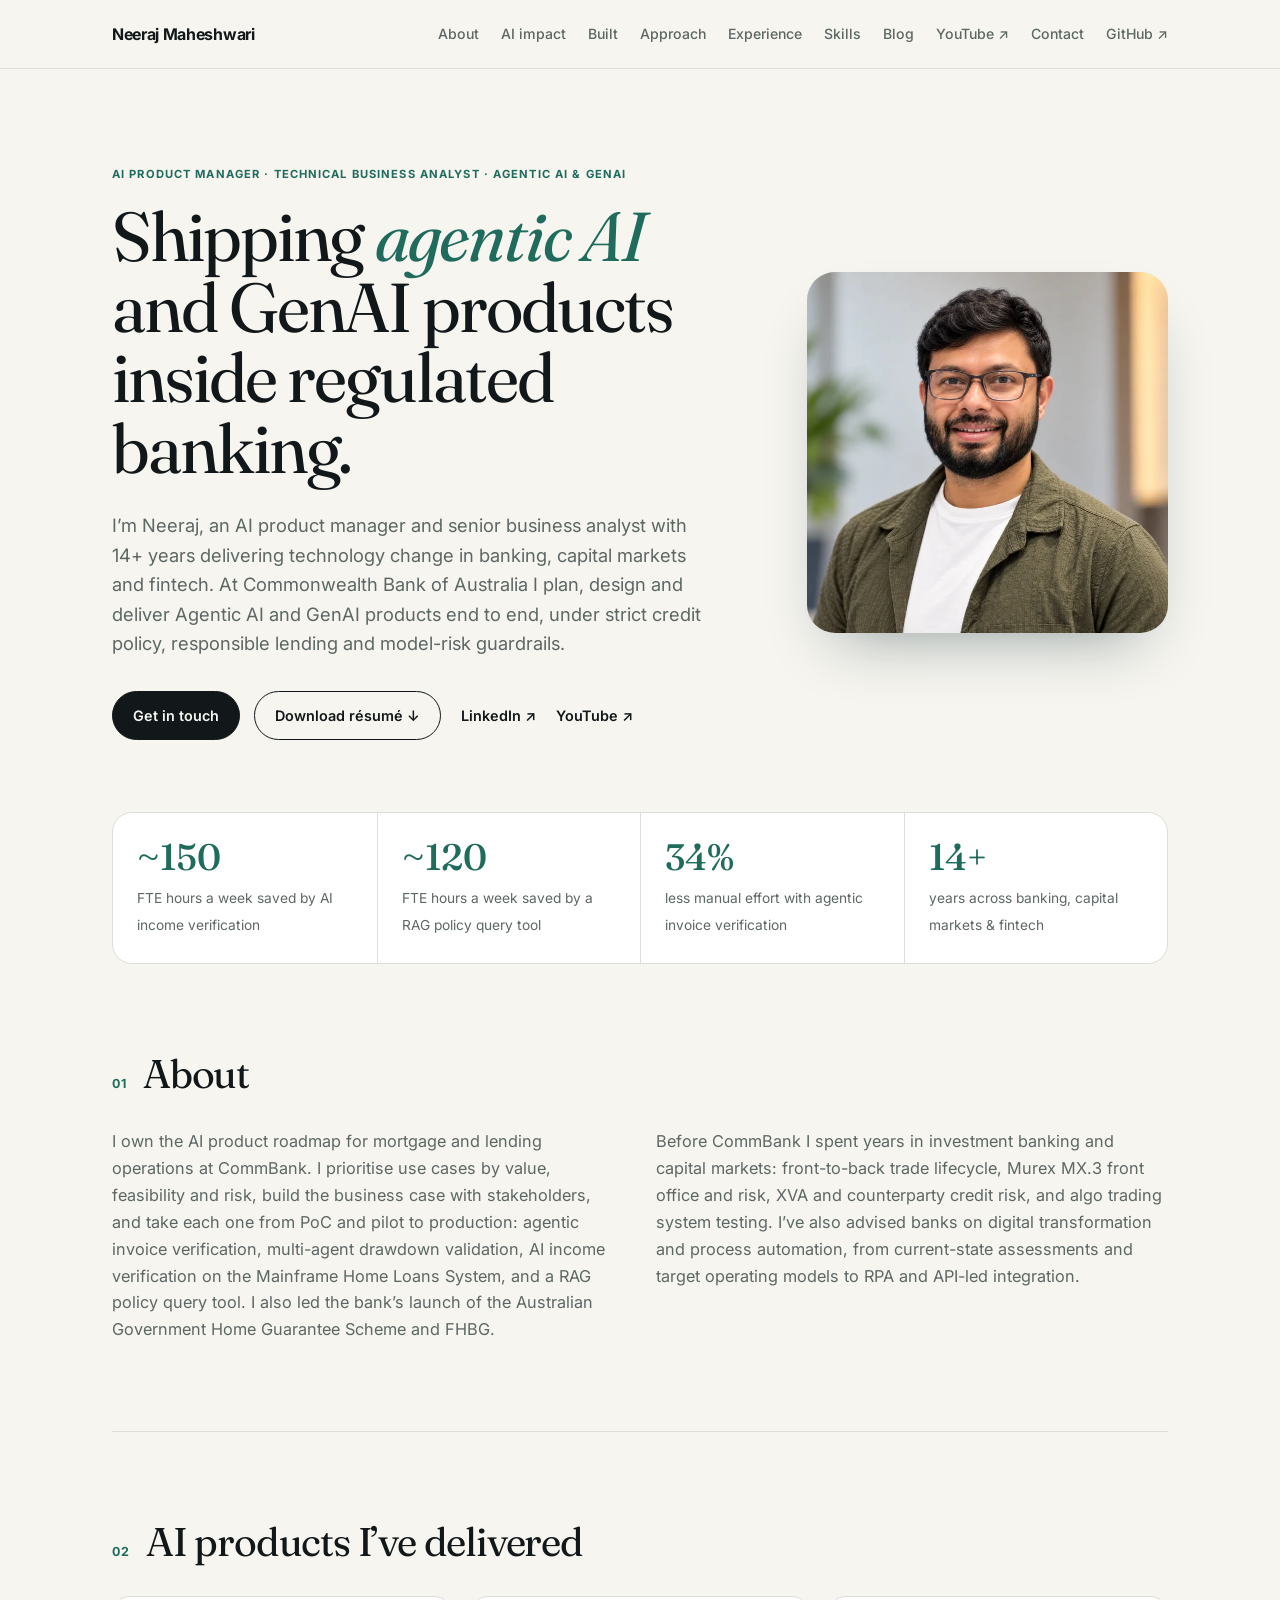
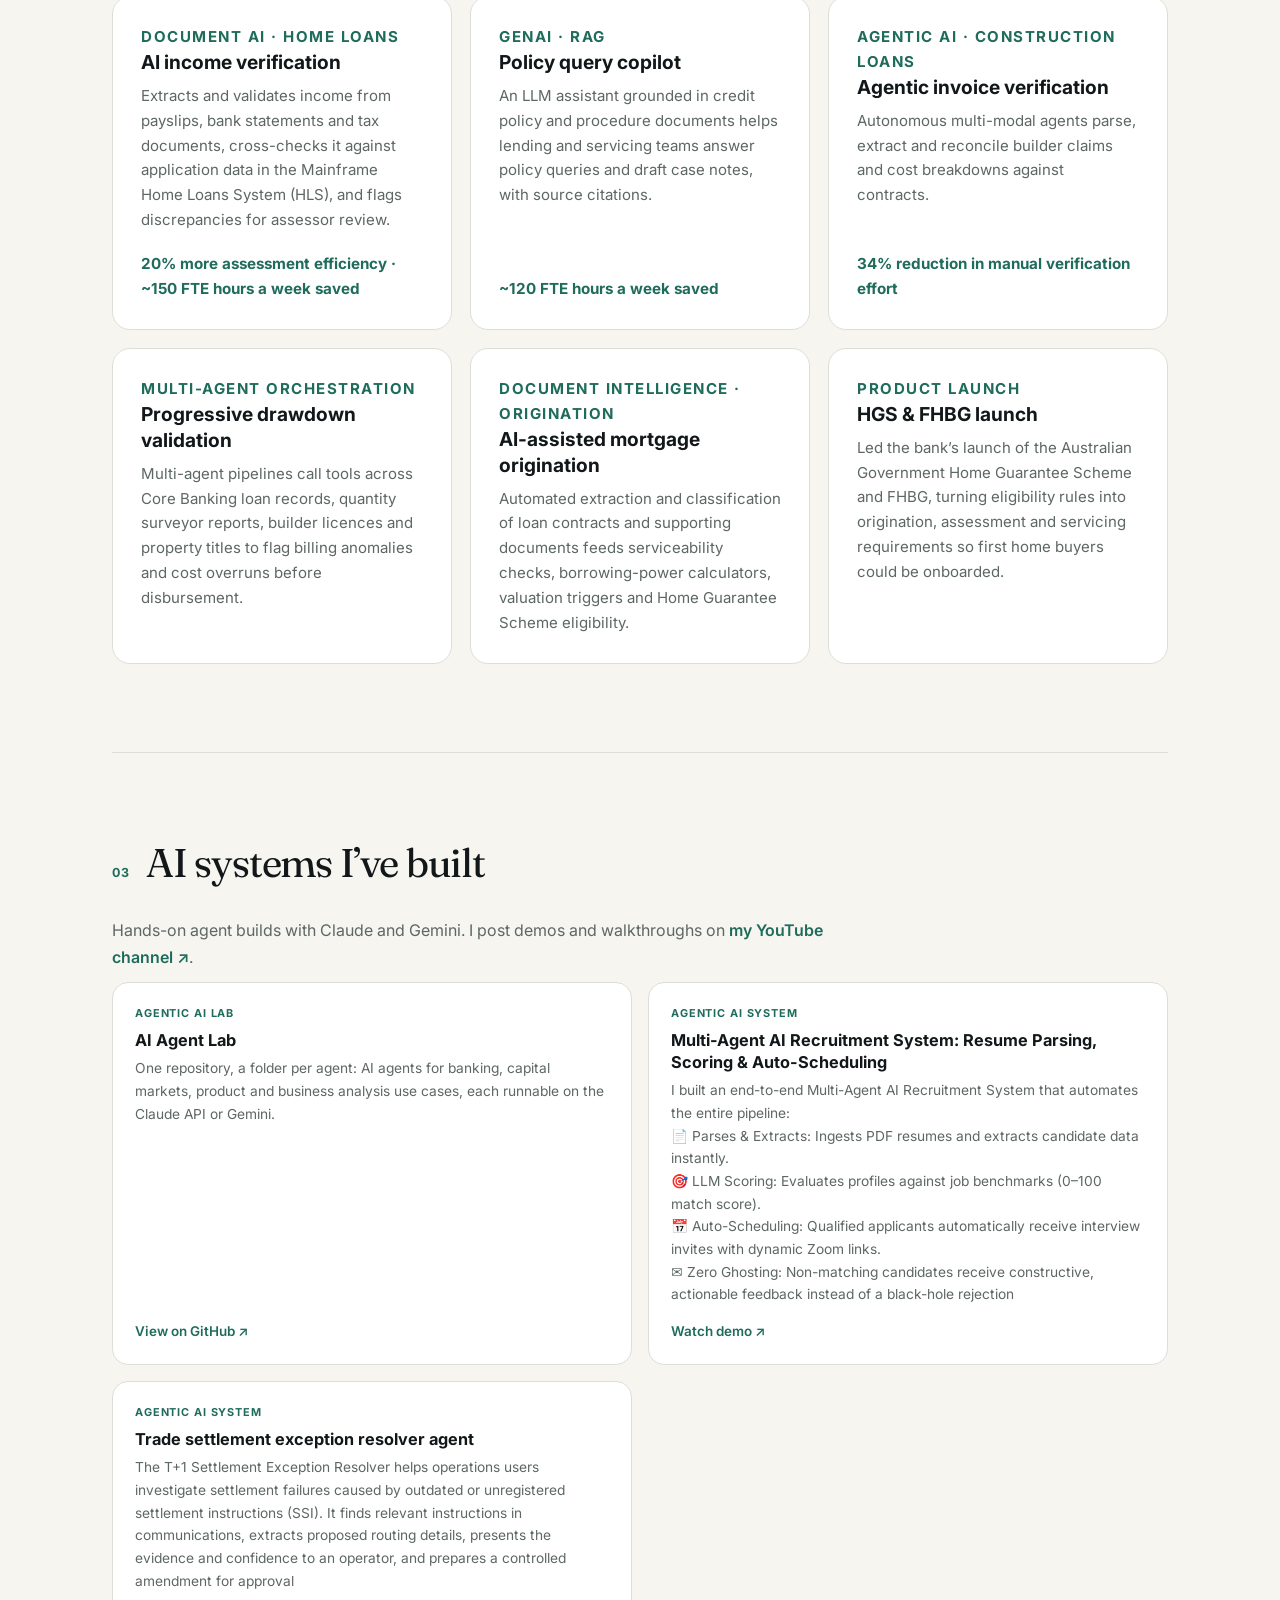
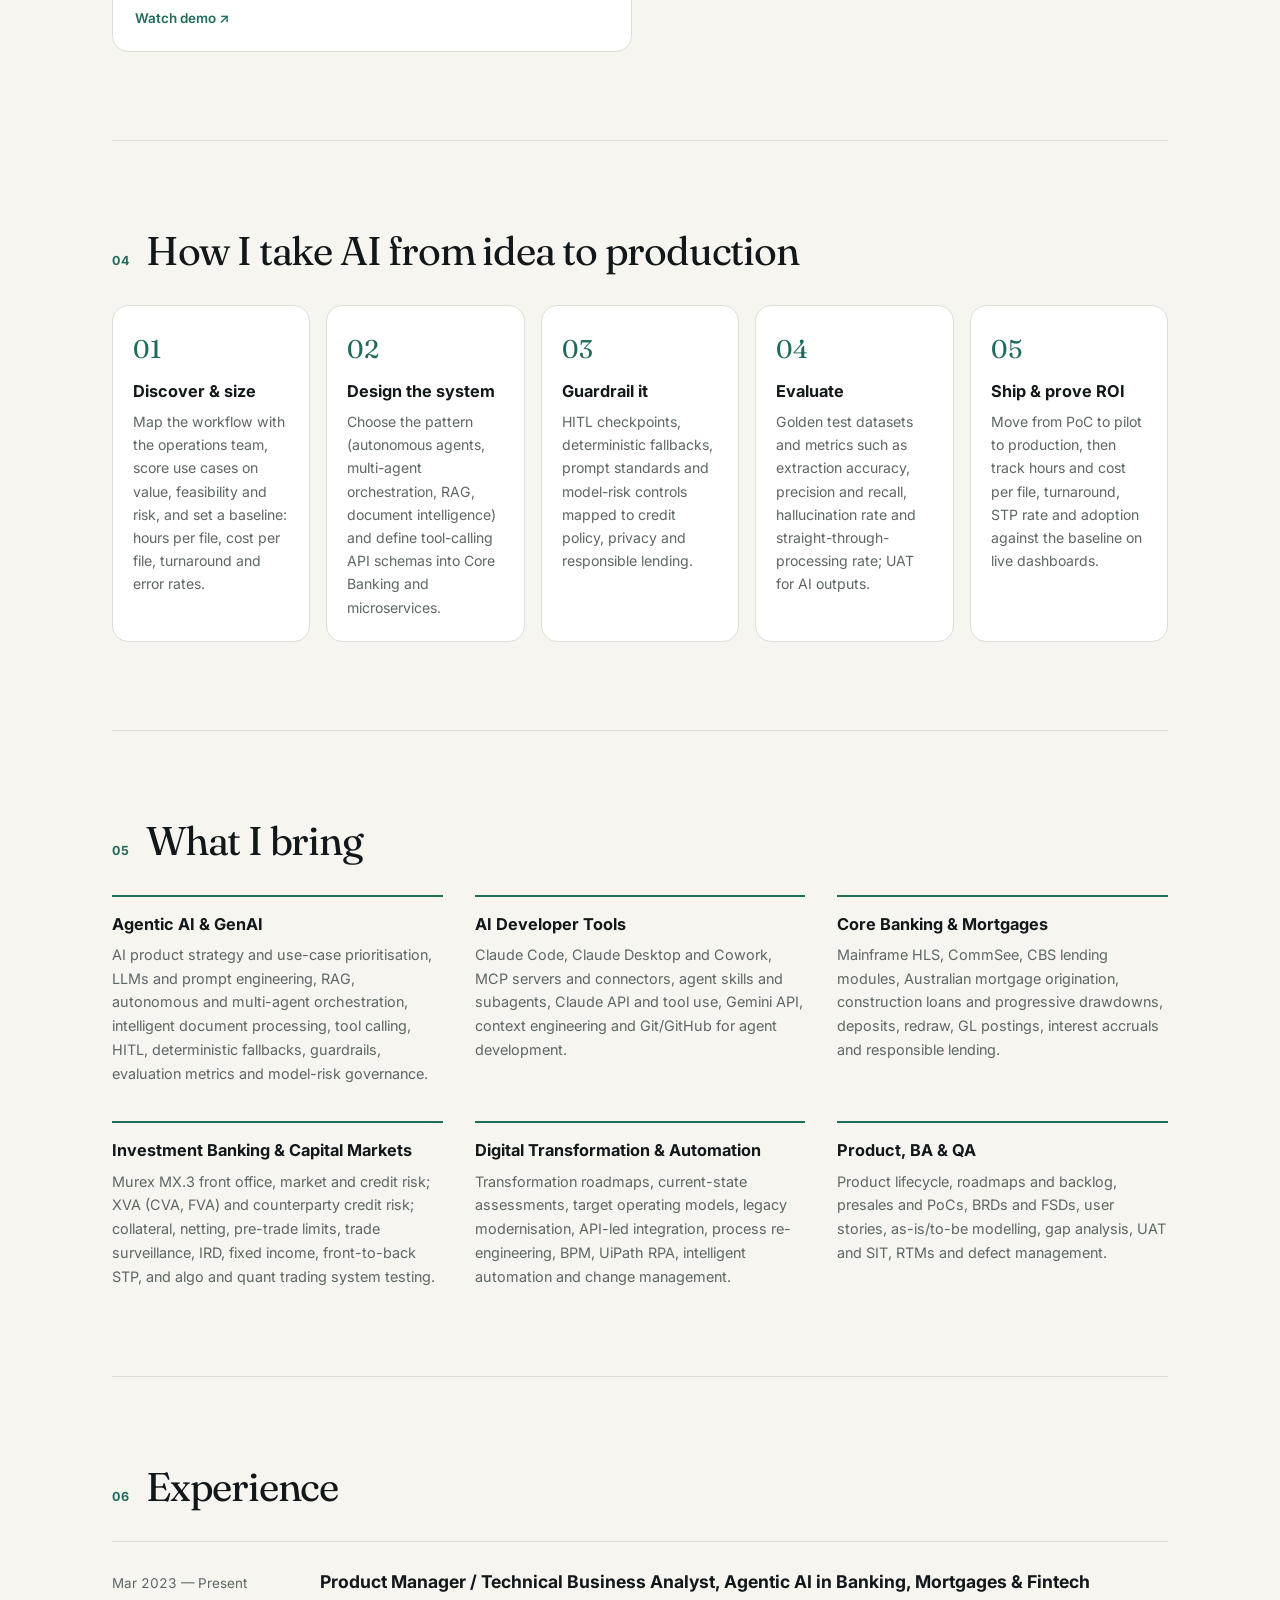
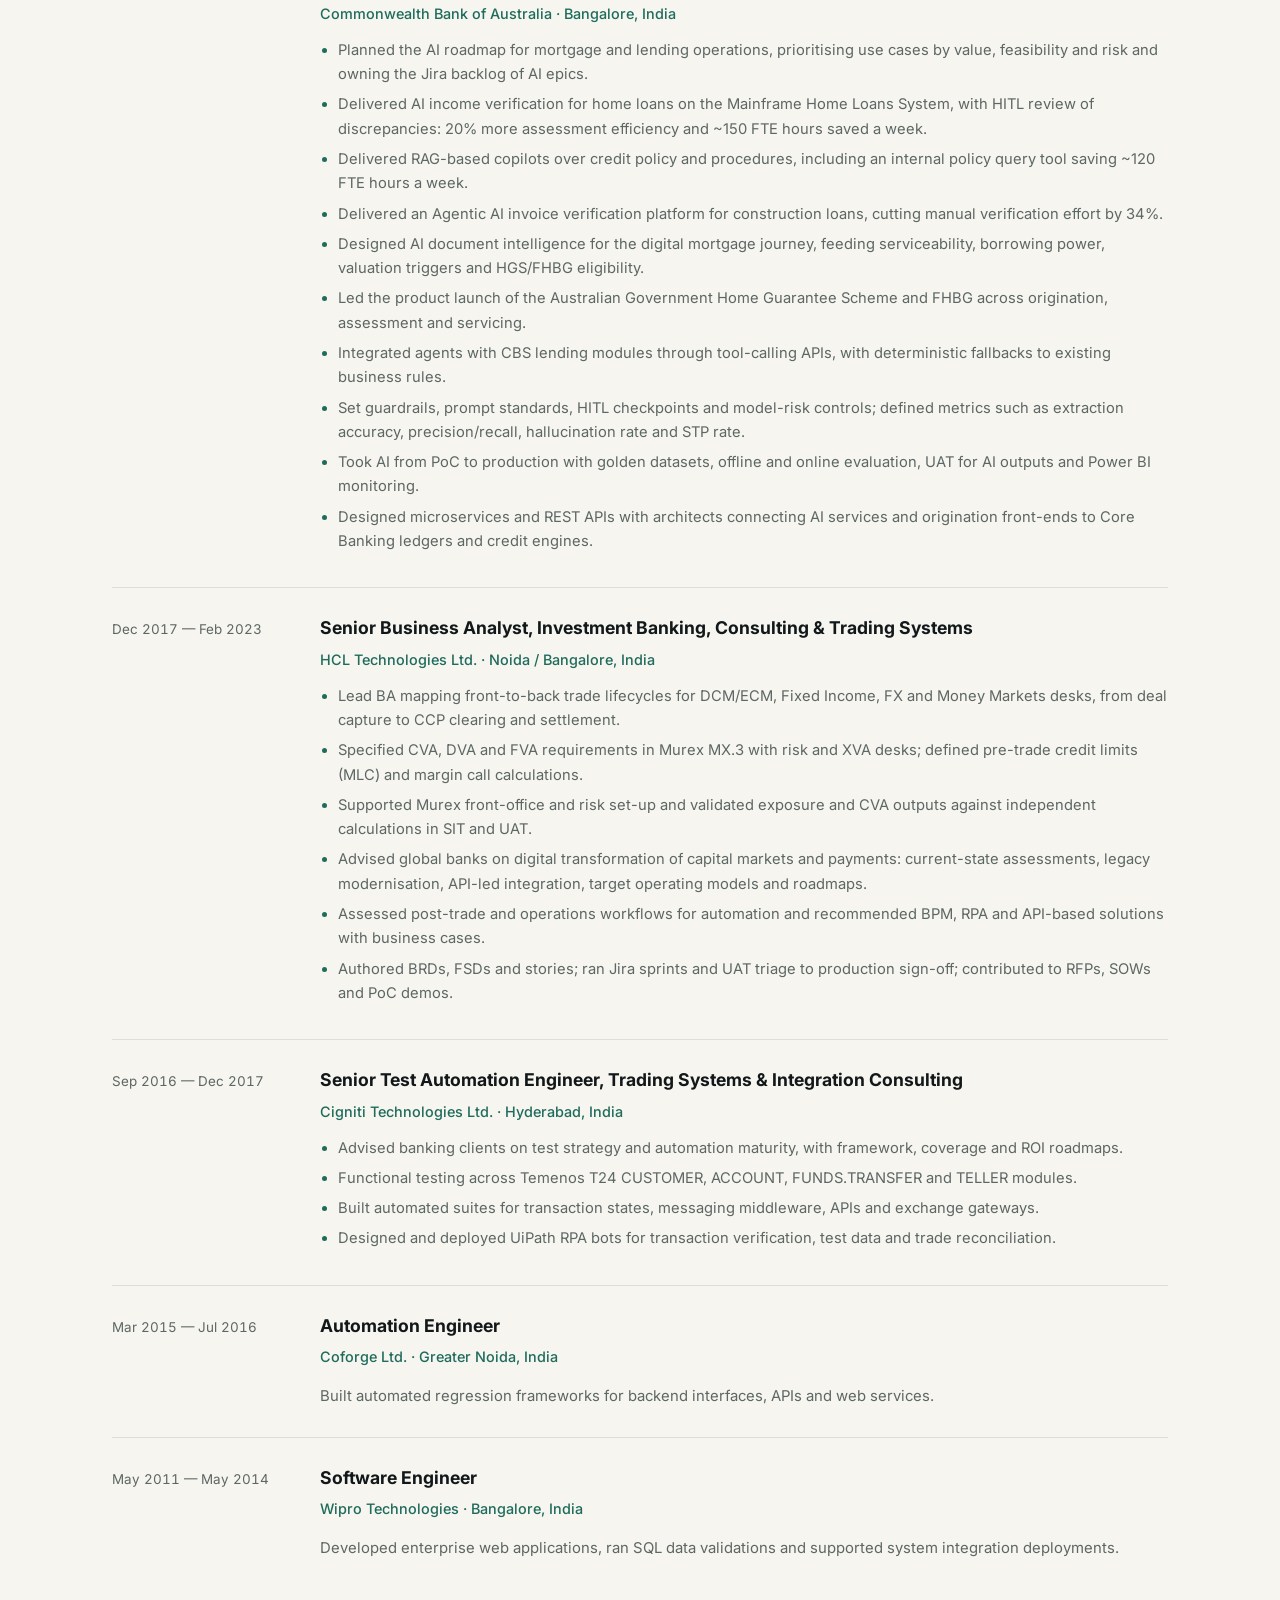
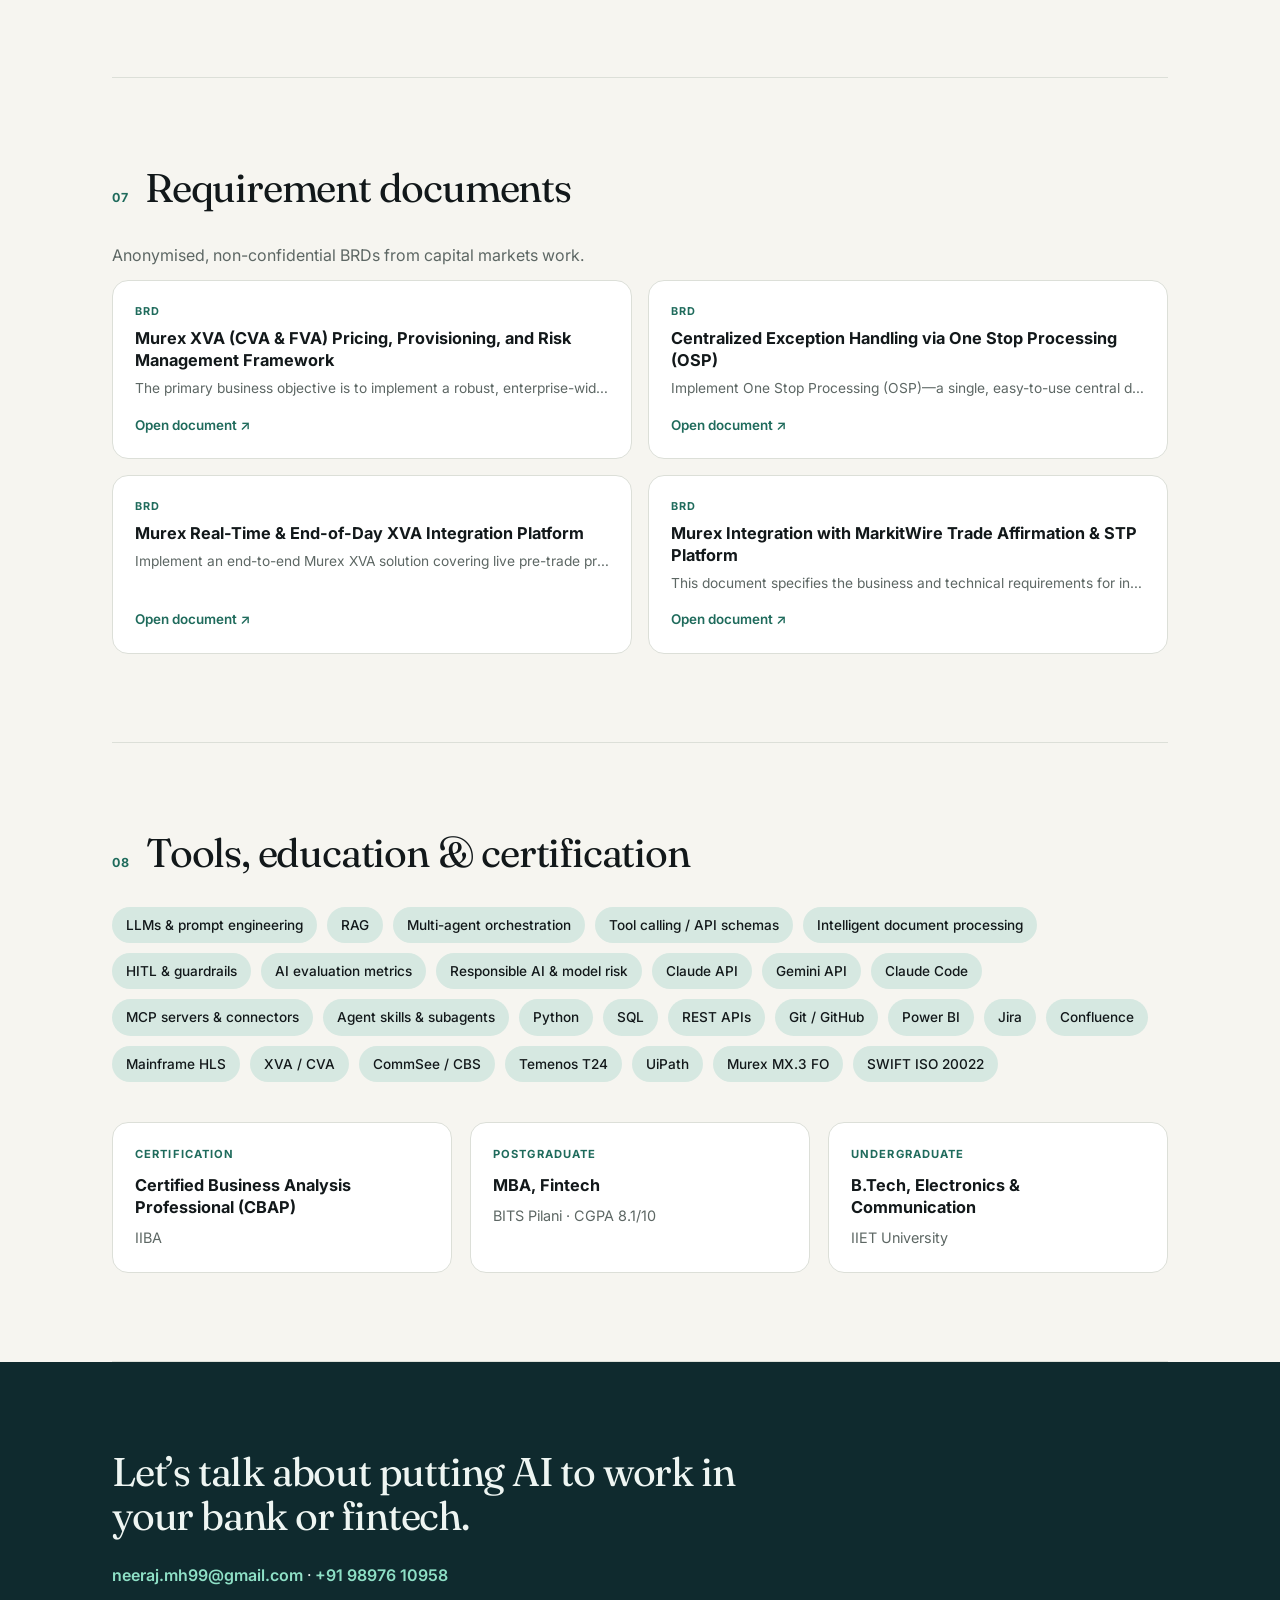
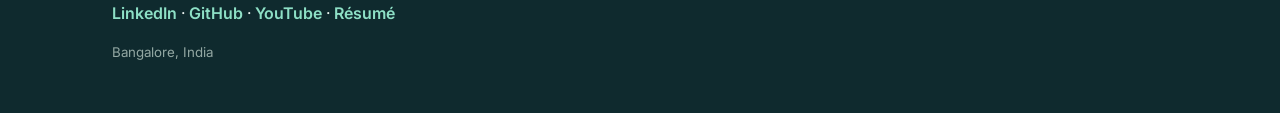
<file: index.html>
<!doctype html>
<html lang="en">
<head>
  <meta charset="utf-8">
  <meta name="viewport" content="width=device-width, initial-scale=1">
  <meta name="description" content="Neeraj Maheshwari is an AI Product Manager and Technical Business Analyst who plans, designs and delivers Agentic AI and GenAI products in banking, capital markets and fintech, with 14+ years of experience.">
  <meta property="og:title" content="Neeraj Maheshwari | AI Product Manager · Technical BA">
  <meta property="og:description" content="Agentic AI and GenAI products for banking, capital markets and fintech, saving hundreds of FTE hours a week.">
  <meta property="og:image" content="assets/images/neeraj-maheshwari.jpg">
  <meta name="theme-color" content="#0f2a2e">
  <title>Neeraj Maheshwari | AI Product Manager · Technical Business Analyst</title>
  <link rel="preconnect" href="https://fonts.googleapis.com">
  <link rel="preconnect" href="https://fonts.gstatic.com" crossorigin>
  <link href="https://fonts.googleapis.com/css2?family=Fraunces:opsz,wght@9..144,400;9..144,500&family=Inter:wght@400;500;600;700&display=swap" rel="stylesheet">
  <link rel="stylesheet" href="styles.css">
</head>
<body>
<header class="site-header">
  <div class="header-inner">
    <a class="name" href="#top">Neeraj Maheshwari</a>
    <nav aria-label="Main">
      <a href="#about">About</a>
      <a href="#impact">AI impact</a>
      <a href="#built">Built</a>
      <a href="#approach">Approach</a>
      <a href="#experience">Experience</a>
      <a href="#skills">Skills</a>
      <a href="blog/">Blog</a>
      <a href="https://www.youtube.com/@neeraj155" target="_blank" rel="noreferrer">YouTube ↗</a>
      <a href="#contact">Contact</a>
      <a href="https://github.com/Neeraj-Mh" target="_blank" rel="noreferrer">GitHub ↗</a>
    </nav>
  </div>
</header>

<main id="top">
  <section class="hero">
    <div class="hero-copy">
      <p class="label">AI Product Manager · Technical Business Analyst · Agentic AI &amp; GenAI</p>
      <h1>Shipping <em>agentic AI</em> and GenAI products inside regulated banking.</h1>
      <p class="lead">I’m Neeraj, an AI product manager and senior business analyst with 14+ years delivering technology change in banking, capital markets and fintech. At Commonwealth Bank of Australia I plan, design and deliver Agentic AI and GenAI products end to end, under strict credit policy, responsible lending and model-risk guardrails.</p>
      <div class="cta-row">
        <a class="button" href="mailto:neeraj.mh99@gmail.com">Get in touch</a>
        <a class="button button-ghost" href="assets/resume/Neeraj_Maheshwari_Resume_AI_PM_BA.docx" download>Download résumé ↓</a>
        <a class="plain-link" href="https://www.linkedin.com/in/neeraj-maheshwari-5aa76918" target="_blank" rel="noreferrer">LinkedIn ↗</a>
        <a class="plain-link" href="https://www.youtube.com/@neeraj155" target="_blank" rel="noreferrer">YouTube ↗</a>
      </div>
    </div>
    <div class="portrait-wrap">
      <picture>
        <source srcset="assets/images/neeraj-maheshwari.webp" type="image/webp">
        <img class="portrait" src="assets/images/neeraj-maheshwari.jpg" alt="Portrait of Neeraj Maheshwari" width="720" height="720">
      </picture>
    </div>
  </section>

  <section class="stats" aria-label="Highlights">
    <div><strong>~150</strong><span>FTE hours a week saved by AI income verification</span></div>
    <div><strong>~120</strong><span>FTE hours a week saved by a RAG policy query tool</span></div>
    <div><strong>34%</strong><span>less manual effort with agentic invoice verification</span></div>
    <div><strong>14+</strong><span>years across banking, capital markets &amp; fintech</span></div>
  </section>

  <section id="about">
    <div class="section-head"><p class="kicker">01</p><h2>About</h2></div>
    <div class="prose">
      <p>I own the AI product roadmap for mortgage and lending operations at CommBank. I prioritise use cases by value, feasibility and risk, build the business case with stakeholders, and take each one from PoC and pilot to production: agentic invoice verification, multi-agent drawdown validation, AI income verification on the Mainframe Home Loans System, and a RAG policy query tool. I also led the bank’s launch of the Australian Government Home Guarantee Scheme and FHBG.</p>
      <p>Before CommBank I spent years in investment banking and capital markets: front-to-back trade lifecycle, Murex MX.3 front office and risk, XVA and counterparty credit risk, and algo trading system testing. I’ve also advised banks on digital transformation and process automation, from current-state assessments and target operating models to RPA and API-led integration.</p>
    </div>
  </section>

  <section id="impact">
    <div class="section-head"><p class="kicker">02</p><h2>AI products I’ve delivered</h2></div>
    <div class="impact-grid">
      <article class="impact-card">
        <p class="card-tag">Document AI · Home loans</p>
        <h3>AI income verification</h3>
        <p>Extracts and validates income from payslips, bank statements and tax documents, cross-checks it against application data in the Mainframe Home Loans System (HLS), and flags discrepancies for assessor review.</p>
        <p class="metric">20% more assessment efficiency · ~150 FTE hours a week saved</p>
      </article>
      <article class="impact-card">
        <p class="card-tag">GenAI · RAG</p>
        <h3>Policy query copilot</h3>
        <p>An LLM assistant grounded in credit policy and procedure documents helps lending and servicing teams answer policy queries and draft case notes, with source citations.</p>
        <p class="metric">~120 FTE hours a week saved</p>
      </article>
      <article class="impact-card">
        <p class="card-tag">Agentic AI · Construction loans</p>
        <h3>Agentic invoice verification</h3>
        <p>Autonomous multi-modal agents parse, extract and reconcile builder claims and cost breakdowns against contracts.</p>
        <p class="metric">34% reduction in manual verification effort</p>
      </article>
      <article class="impact-card">
        <p class="card-tag">Multi-agent orchestration</p>
        <h3>Progressive drawdown validation</h3>
        <p>Multi-agent pipelines call tools across Core Banking loan records, quantity surveyor reports, builder licences and property titles to flag billing anomalies and cost overruns before disbursement.</p>
      </article>
      <article class="impact-card">
        <p class="card-tag">Document intelligence · Origination</p>
        <h3>AI-assisted mortgage origination</h3>
        <p>Automated extraction and classification of loan contracts and supporting documents feeds serviceability checks, borrowing-power calculators, valuation triggers and Home Guarantee Scheme eligibility.</p>
      </article>
      <article class="impact-card">
        <p class="card-tag">Product launch</p>
        <h3>HGS &amp; FHBG launch</h3>
        <p>Led the bank’s launch of the Australian Government Home Guarantee Scheme and FHBG, turning eligibility rules into origination, assessment and servicing requirements so first home buyers could be onboarded.</p>
      </article>
    </div>
  </section>

  <section id="built">
    <div class="section-head"><p class="kicker">03</p><h2>AI systems I’ve built</h2></div>
    <p class="intro-text">Hands-on agent builds with Claude and Gemini. I post demos and walkthroughs on <a class="inline-link" href="https://www.youtube.com/@neeraj155" target="_blank" rel="noreferrer">my YouTube channel ↗</a>.</p>
    <div id="ai-list" class="card-list"></div>
  </section>

  <section id="approach">
    <div class="section-head"><p class="kicker">04</p><h2>How I take AI from idea to production</h2></div>
    <ol class="steps">
      <li><h3>Discover &amp; size</h3><p>Map the workflow with the operations team, score use cases on value, feasibility and risk, and set a baseline: hours per file, cost per file, turnaround and error rates.</p></li>
      <li><h3>Design the system</h3><p>Choose the pattern (autonomous agents, multi-agent orchestration, RAG, document intelligence) and define tool-calling API schemas into Core Banking and microservices.</p></li>
      <li><h3>Guardrail it</h3><p>HITL checkpoints, deterministic fallbacks, prompt standards and model-risk controls mapped to credit policy, privacy and responsible lending.</p></li>
      <li><h3>Evaluate</h3><p>Golden test datasets and metrics such as extraction accuracy, precision and recall, hallucination rate and straight-through-processing rate; UAT for AI outputs.</p></li>
      <li><h3>Ship &amp; prove ROI</h3><p>Move from PoC to pilot to production, then track hours and cost per file, turnaround, STP rate and adoption against the baseline on live dashboards.</p></li>
    </ol>
  </section>

  <section id="domains">
    <div class="section-head"><p class="kicker">05</p><h2>What I bring</h2></div>
    <div class="domain-grid">
      <div><h3>Agentic AI &amp; GenAI</h3><p>AI product strategy and use-case prioritisation, LLMs and prompt engineering, RAG, autonomous and multi-agent orchestration, intelligent document processing, tool calling, HITL, deterministic fallbacks, guardrails, evaluation metrics and model-risk governance.</p></div>
      <div><h3>AI Developer Tools</h3><p>Claude Code, Claude Desktop and Cowork, MCP servers and connectors, agent skills and subagents, Claude API and tool use, Gemini API, context engineering and Git/GitHub for agent development.</p></div>
      <div><h3>Core Banking &amp; Mortgages</h3><p>Mainframe HLS, CommSee, CBS lending modules, Australian mortgage origination, construction loans and progressive drawdowns, deposits, redraw, GL postings, interest accruals and responsible lending.</p></div>
      <div><h3>Investment Banking &amp; Capital Markets</h3><p>Murex MX.3 front office, market and credit risk; XVA (CVA, FVA) and counterparty credit risk; collateral, netting, pre-trade limits, trade surveillance, IRD, fixed income, front-to-back STP, and algo and quant trading system testing.</p></div>
      <div><h3>Digital Transformation &amp; Automation</h3><p>Transformation roadmaps, current-state assessments, target operating models, legacy modernisation, API-led integration, process re-engineering, BPM, UiPath RPA, intelligent automation and change management.</p></div>
      <div><h3>Product, BA &amp; QA</h3><p>Product lifecycle, roadmaps and backlog, presales and PoCs, BRDs and FSDs, user stories, as-is/to-be modelling, gap analysis, UAT and SIT, RTMs and defect management.</p></div>
    </div>
  </section>

  <section id="experience">
    <div class="section-head"><p class="kicker">06</p><h2>Experience</h2></div>

    <article class="job">
      <p class="date">Mar 2023 — Present</p>
      <div>
        <h3>Product Manager / Technical Business Analyst, Agentic AI in Banking, Mortgages &amp; Fintech</h3>
        <p class="company">Commonwealth Bank of Australia · Bangalore, India</p>
        <ul>
          <li>Planned the AI roadmap for mortgage and lending operations, prioritising use cases by value, feasibility and risk and owning the Jira backlog of AI epics.</li>
          <li>Delivered AI income verification for home loans on the Mainframe Home Loans System, with HITL review of discrepancies: 20% more assessment efficiency and ~150 FTE hours saved a week.</li>
          <li>Delivered RAG-based copilots over credit policy and procedures, including an internal policy query tool saving ~120 FTE hours a week.</li>
          <li>Delivered an Agentic AI invoice verification platform for construction loans, cutting manual verification effort by 34%.</li>
          <li>Designed AI document intelligence for the digital mortgage journey, feeding serviceability, borrowing power, valuation triggers and HGS/FHBG eligibility.</li>
          <li>Led the product launch of the Australian Government Home Guarantee Scheme and FHBG across origination, assessment and servicing.</li>
          <li>Integrated agents with CBS lending modules through tool-calling APIs, with deterministic fallbacks to existing business rules.</li>
          <li>Set guardrails, prompt standards, HITL checkpoints and model-risk controls; defined metrics such as extraction accuracy, precision/recall, hallucination rate and STP rate.</li>
          <li>Took AI from PoC to production with golden datasets, offline and online evaluation, UAT for AI outputs and Power BI monitoring.</li>
          <li>Designed microservices and REST APIs with architects connecting AI services and origination front-ends to Core Banking ledgers and credit engines.</li>
        </ul>
      </div>
    </article>

    <article class="job">
      <p class="date">Dec 2017 — Feb 2023</p>
      <div>
        <h3>Senior Business Analyst, Investment Banking, Consulting &amp; Trading Systems</h3>
        <p class="company">HCL Technologies Ltd. · Noida / Bangalore, India</p>
        <ul>
          <li>Lead BA mapping front-to-back trade lifecycles for DCM/ECM, Fixed Income, FX and Money Markets desks, from deal capture to CCP clearing and settlement.</li>
          <li>Specified CVA, DVA and FVA requirements in Murex MX.3 with risk and XVA desks; defined pre-trade credit limits (MLC) and margin call calculations.</li>
          <li>Supported Murex front-office and risk set-up and validated exposure and CVA outputs against independent calculations in SIT and UAT.</li>
          <li>Advised global banks on digital transformation of capital markets and payments: current-state assessments, legacy modernisation, API-led integration, target operating models and roadmaps.</li>
          <li>Assessed post-trade and operations workflows for automation and recommended BPM, RPA and API-based solutions with business cases.</li>
          <li>Authored BRDs, FSDs and stories; ran Jira sprints and UAT triage to production sign-off; contributed to RFPs, SOWs and PoC demos.</li>
        </ul>
      </div>
    </article>

    <article class="job">
      <p class="date">Sep 2016 — Dec 2017</p>
      <div>
        <h3>Senior Test Automation Engineer, Trading Systems &amp; Integration Consulting</h3>
        <p class="company">Cigniti Technologies Ltd. · Hyderabad, India</p>
        <ul>
          <li>Advised banking clients on test strategy and automation maturity, with framework, coverage and ROI roadmaps.</li>
          <li>Functional testing across Temenos T24 CUSTOMER, ACCOUNT, FUNDS.TRANSFER and TELLER modules.</li>
          <li>Built automated suites for transaction states, messaging middleware, APIs and exchange gateways.</li>
          <li>Designed and deployed UiPath RPA bots for transaction verification, test data and trade reconciliation.</li>
        </ul>
      </div>
    </article>

    <article class="job">
      <p class="date">Mar 2015 — Jul 2016</p>
      <div>
        <h3>Automation Engineer</h3>
        <p class="company">Coforge Ltd. · Greater Noida, India</p>
        <p>Built automated regression frameworks for backend interfaces, APIs and web services.</p>
      </div>
    </article>

    <article class="job">
      <p class="date">May 2011 — May 2014</p>
      <div>
        <h3>Software Engineer</h3>
        <p class="company">Wipro Technologies · Bangalore, India</p>
        <p>Developed enterprise web applications, ran SQL data validations and supported system integration deployments.</p>
      </div>
    </article>
  </section>

  <section id="documents">
    <div class="section-head"><p class="kicker">07</p><h2>Requirement documents</h2></div>
    <p class="intro-text">Anonymised, non-confidential BRDs from capital markets work.</p>
    <div id="document-list" class="card-list"></div>
    <!-- To add work, upload it to assets/projects and add its details to projects.json. -->
  </section>

  <section id="skills">
    <div class="section-head"><p class="kicker">08</p><h2>Tools, education &amp; certification</h2></div>
    <ul class="tags">
      <li>LLMs &amp; prompt engineering</li><li>RAG</li><li>Multi-agent orchestration</li><li>Tool calling / API schemas</li>
      <li>Intelligent document processing</li><li>HITL &amp; guardrails</li><li>AI evaluation metrics</li><li>Responsible AI &amp; model risk</li>
      <li>Claude API</li><li>Gemini API</li><li>Claude Code</li><li>MCP servers &amp; connectors</li><li>Agent skills &amp; subagents</li>
      <li>Python</li><li>SQL</li><li>REST APIs</li><li>Git / GitHub</li><li>Power BI</li><li>Jira</li><li>Confluence</li>
      <li>Mainframe HLS</li><li>XVA / CVA</li><li>CommSee / CBS</li><li>Temenos T24</li><li>UiPath</li><li>Murex MX.3 FO</li><li>SWIFT ISO 20022</li>
    </ul>
    <div class="edu-grid">
      <div><p class="card-tag">Certification</p><h3>Certified Business Analysis Professional (CBAP)</h3><p>IIBA</p></div>
      <div><p class="card-tag">Postgraduate</p><h3>MBA, Fintech</h3><p>BITS Pilani · CGPA 8.1/10</p></div>
      <div><p class="card-tag">Undergraduate</p><h3>B.Tech, Electronics &amp; Communication</h3><p>IIET University</p></div>
    </div>
  </section>
</main>

<footer id="contact">
  <div class="footer-inner">
    <h2>Let’s talk about putting AI to work in your bank or fintech.</h2>
    <p><a href="mailto:neeraj.mh99@gmail.com">neeraj.mh99@gmail.com</a> · <a href="tel:+919897610958">+91 98976 10958</a></p>
    <p><a href="https://www.linkedin.com/in/neeraj-maheshwari-5aa76918" target="_blank" rel="noreferrer">LinkedIn</a> · <a href="https://github.com/Neeraj-Mh" target="_blank" rel="noreferrer">GitHub</a> · <a href="https://www.youtube.com/@neeraj155" target="_blank" rel="noreferrer">YouTube</a> · <a href="assets/resume/Neeraj_Maheshwari_Resume_AI_PM_BA.docx" download>Résumé</a></p>
    <small>Bangalore, India</small>
  </div>
</footer>
<script src="script.js"></script>
</body>
</html>
</file>
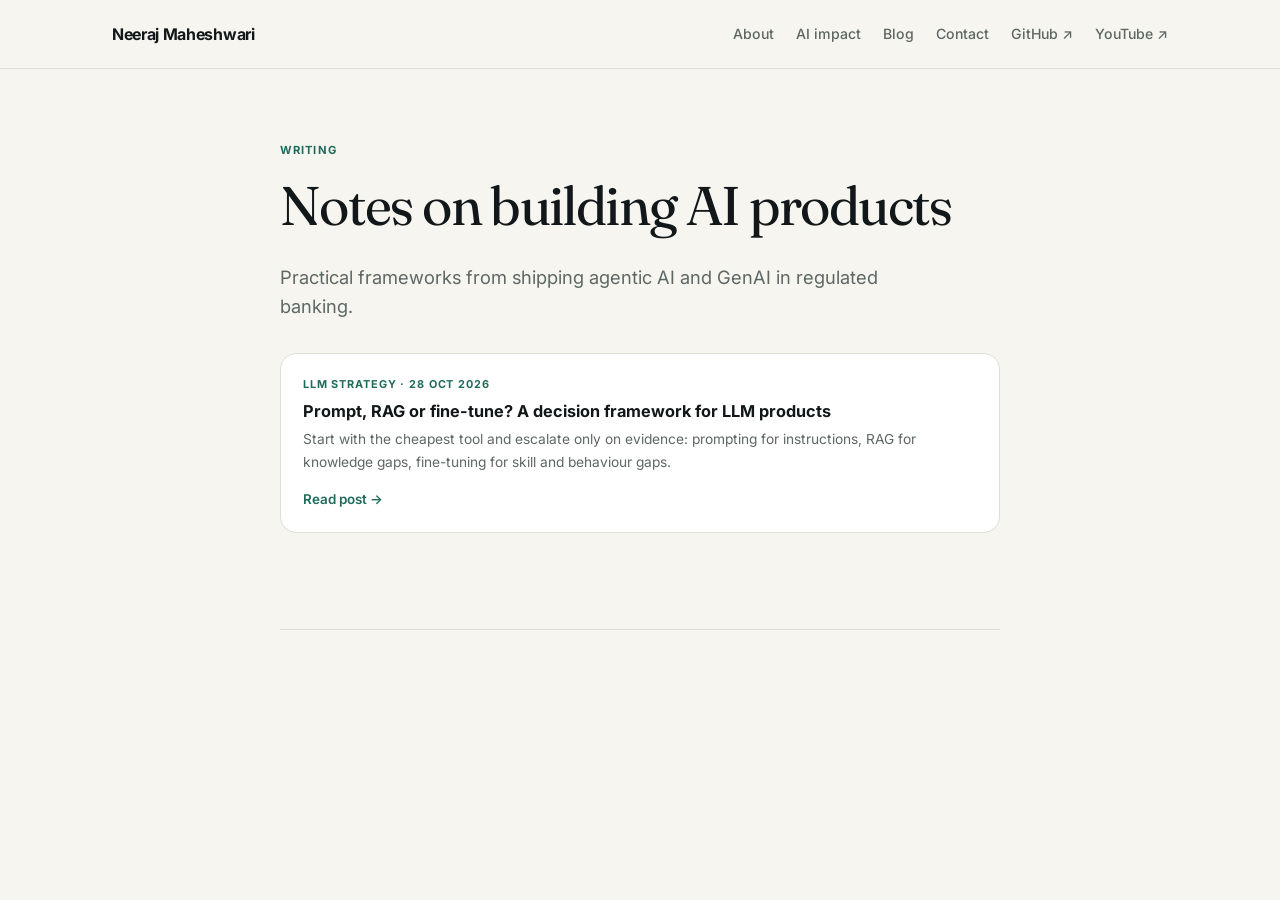
<file: blog/index.html>
<!doctype html>
<html lang="en">
<head>
  <meta charset="utf-8">
  <meta name="viewport" content="width=device-width, initial-scale=1">
  <meta name="description" content="Notes by Neeraj Maheshwari on building AI and GenAI products in banking and fintech.">
  <meta name="theme-color" content="#0f2a2e">
  <title>Blog | Neeraj Maheshwari</title>
  <link rel="preconnect" href="https://fonts.googleapis.com">
  <link rel="preconnect" href="https://fonts.gstatic.com" crossorigin>
  <link href="https://fonts.googleapis.com/css2?family=Fraunces:opsz,wght@9..144,400;9..144,500&family=Inter:wght@400;500;600;700&display=swap" rel="stylesheet">
  <link rel="stylesheet" href="../styles.css">
  <link rel="stylesheet" href="blog.css">
</head>
<body>
<header class="site-header">
  <div class="header-inner">
    <a class="name" href="../index.html">Neeraj Maheshwari</a>
    <nav aria-label="Main">
      <a href="../index.html#about">About</a>
      <a href="../index.html#impact">AI impact</a>
      <a href="index.html">Blog</a>
      <a href="../index.html#contact">Contact</a>
      <a href="https://github.com/Neeraj-Mh" target="_blank" rel="noreferrer">GitHub ↗</a>
      <a href="https://www.youtube.com/@neeraj155" target="_blank" rel="noreferrer">YouTube ↗</a>
    </nav>
  </div>
</header>

<main>
  <section class="blog-index">
    <p class="label">Writing</p>
    <h1>Notes on building AI products</h1>
    <p class="lead">Practical frameworks from shipping agentic AI and GenAI in regulated banking.</p>
    <ul class="post-list">
      <li>
        <a class="document" href="prompt-rag-or-fine-tune.html">
          <small>LLM strategy · 28 Oct 2026</small>
          <strong>Prompt, RAG or fine-tune? A decision framework for LLM products</strong>
          <span>Start with the cheapest tool and escalate only on evidence: prompting for instructions, RAG for knowledge gaps, fine-tuning for skill and behaviour gaps.</span>
          <em>Read post →</em>
        </a>
      </li>
    </ul>
  </section>
</main>
</body>
</html>
</file>
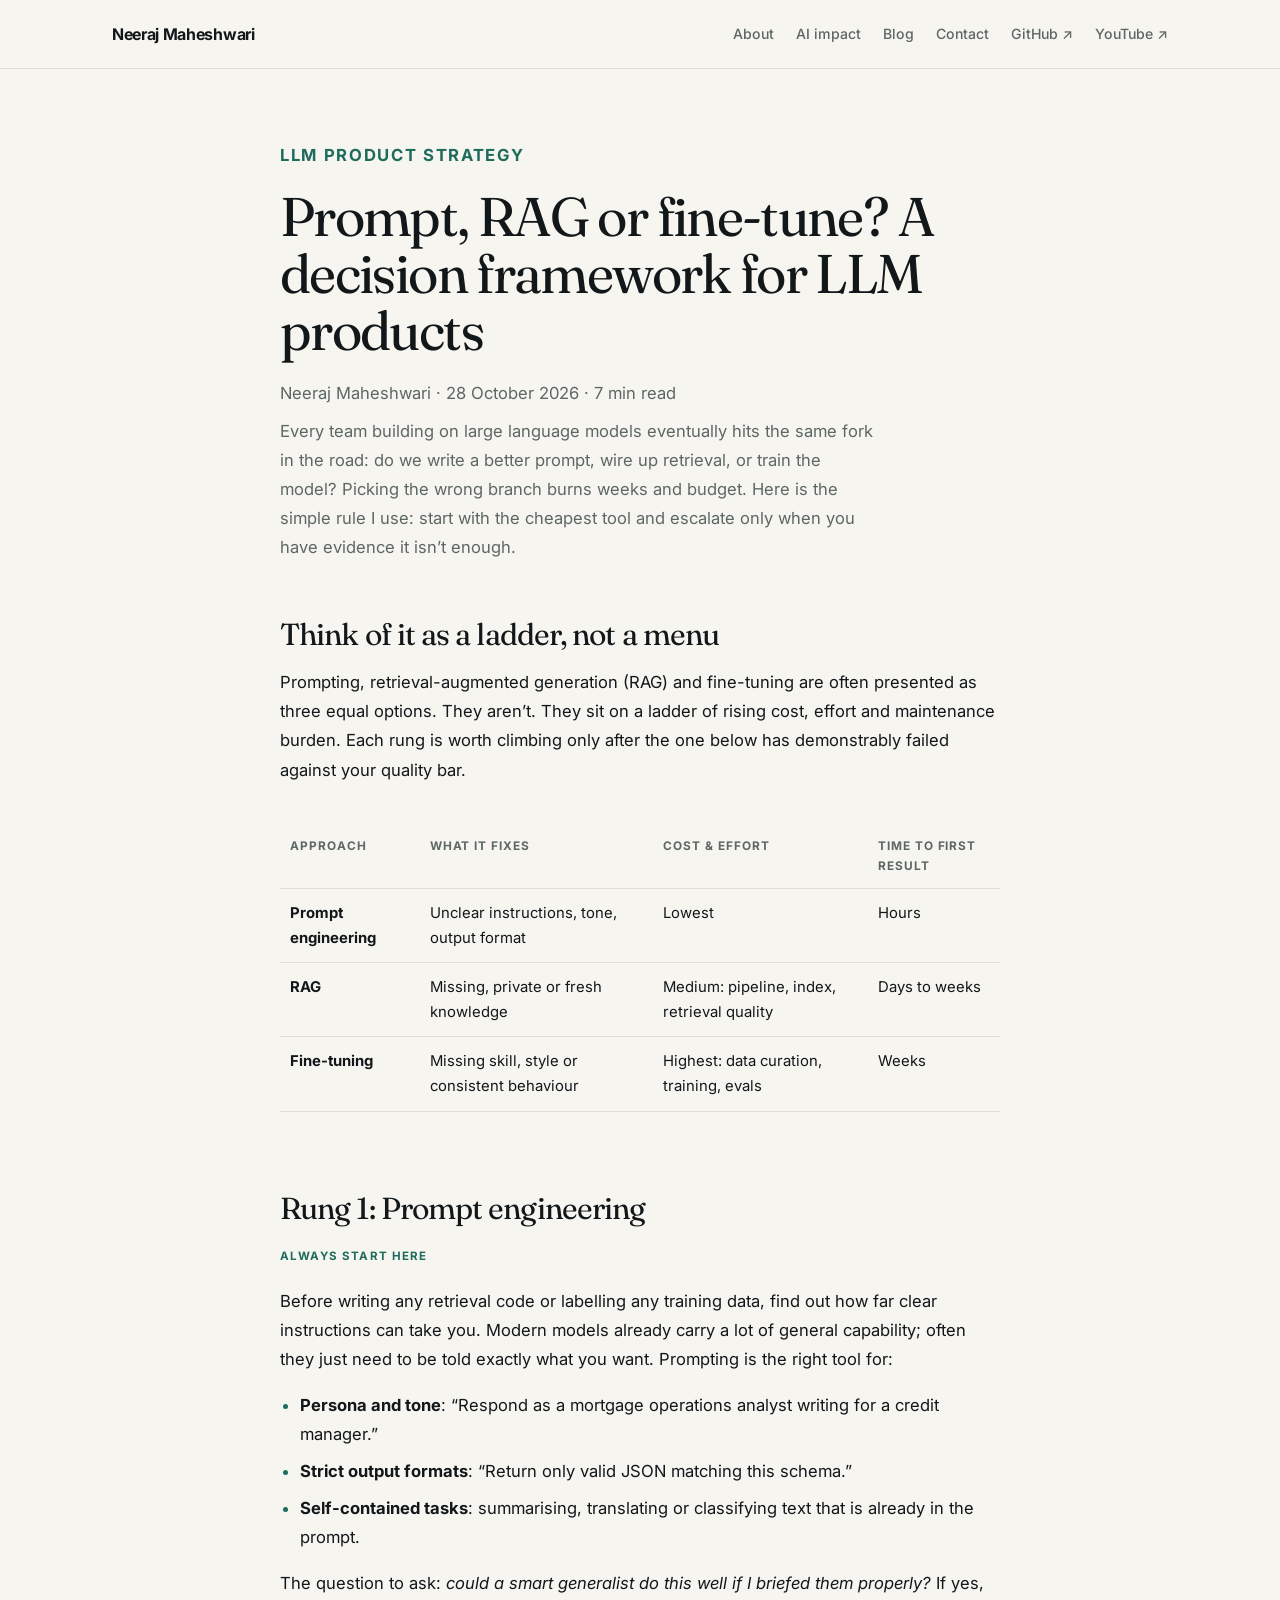
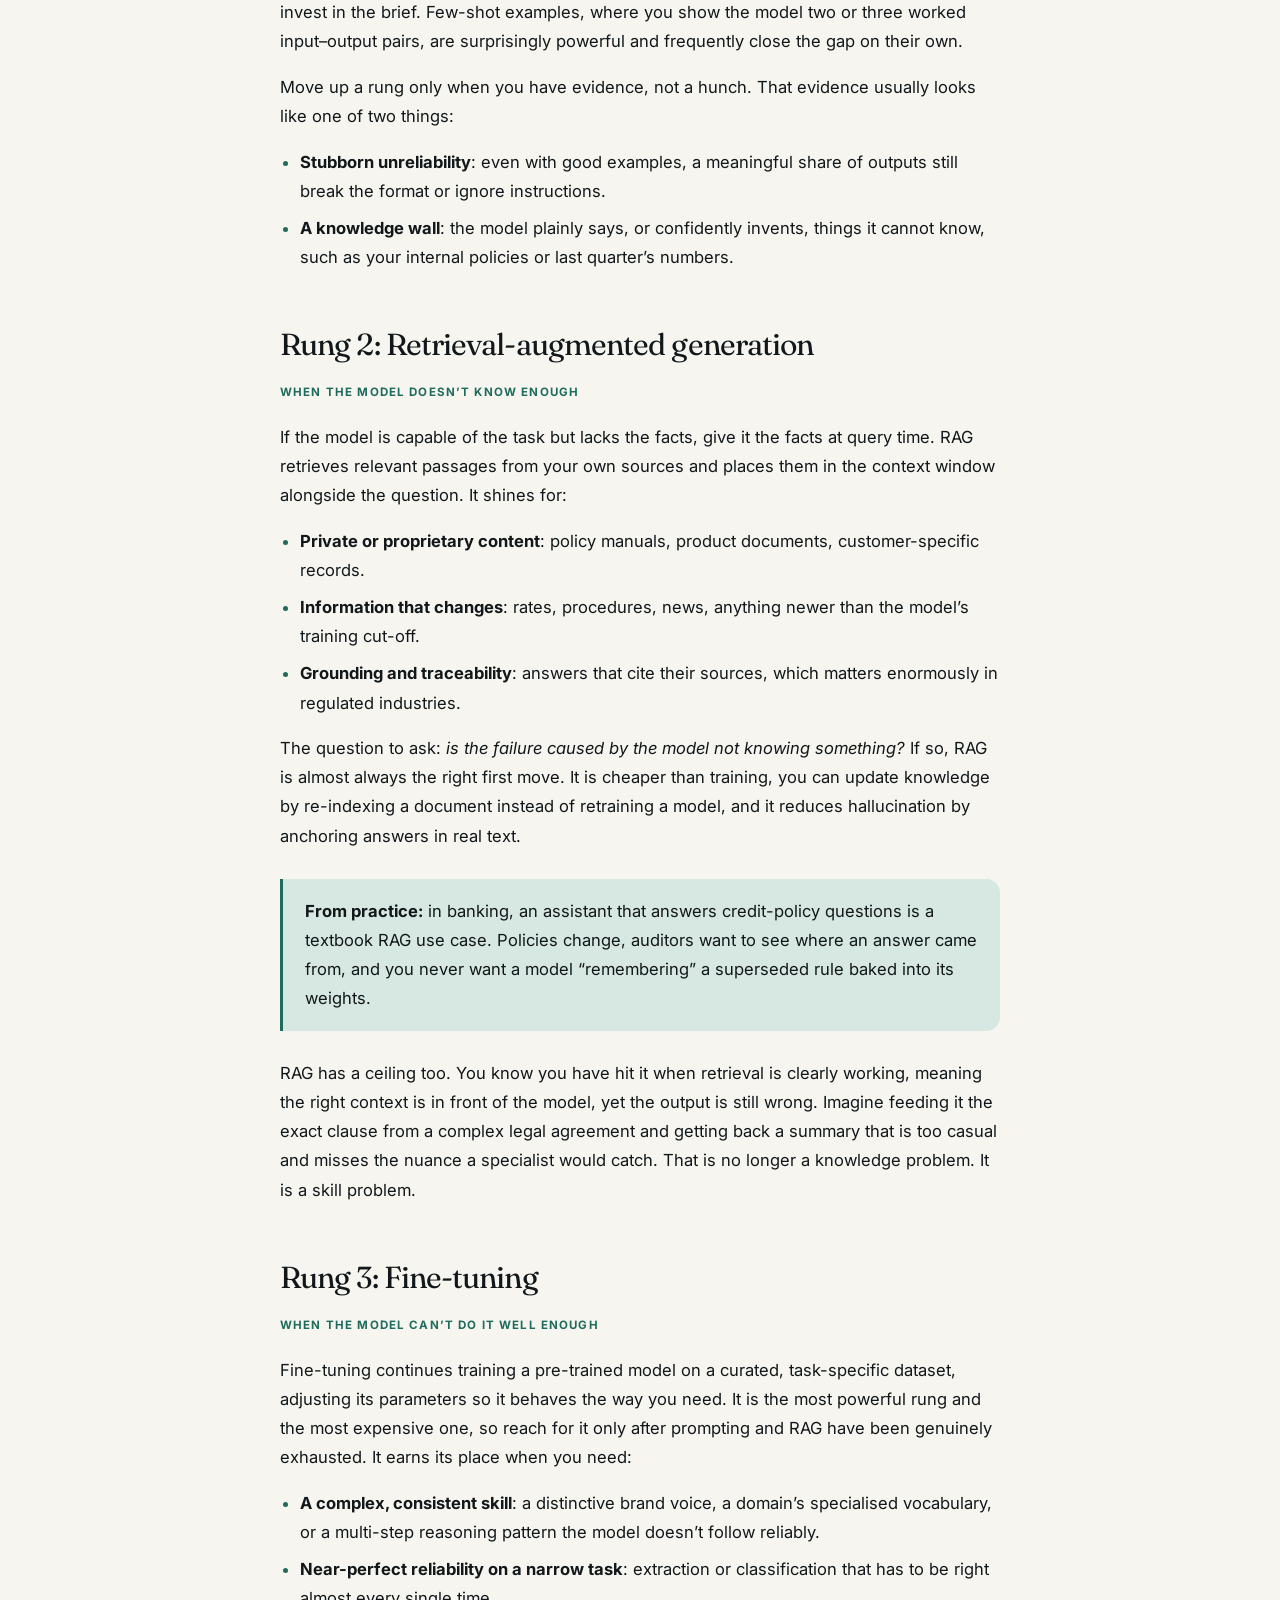
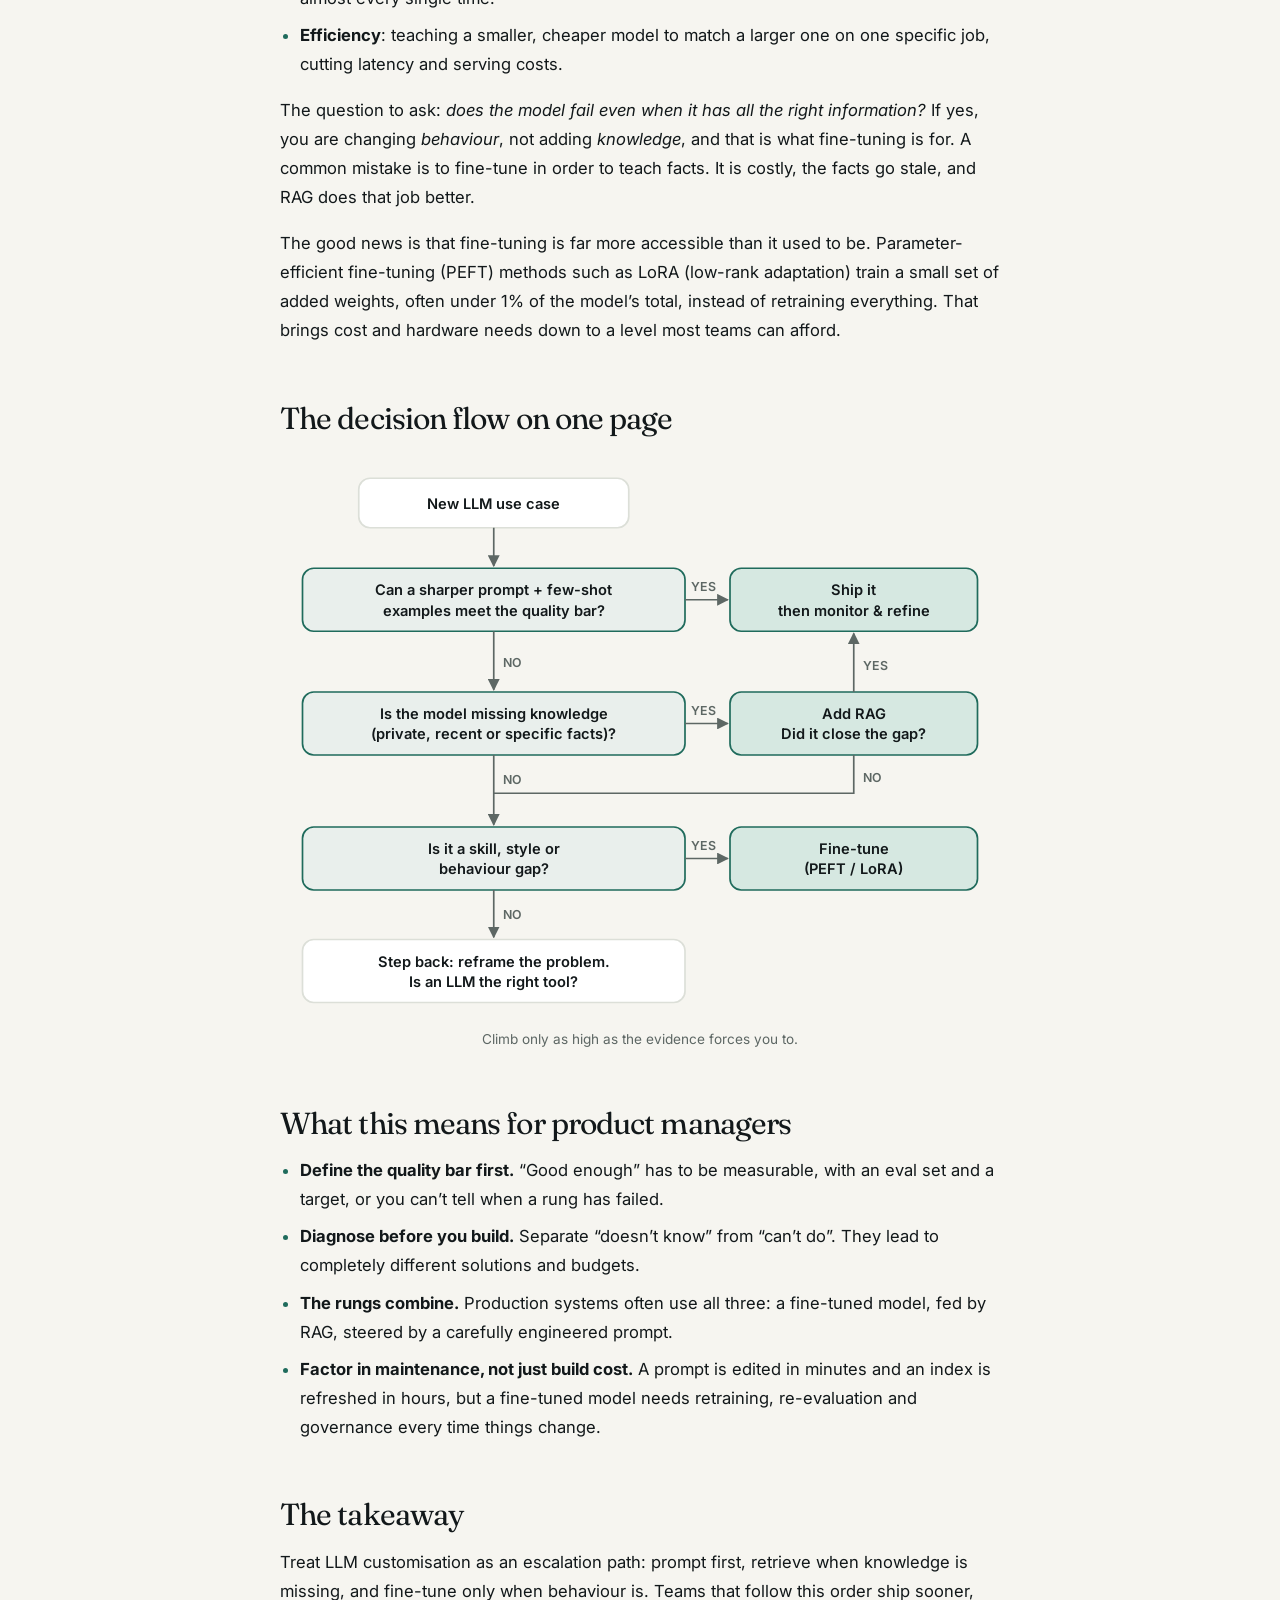
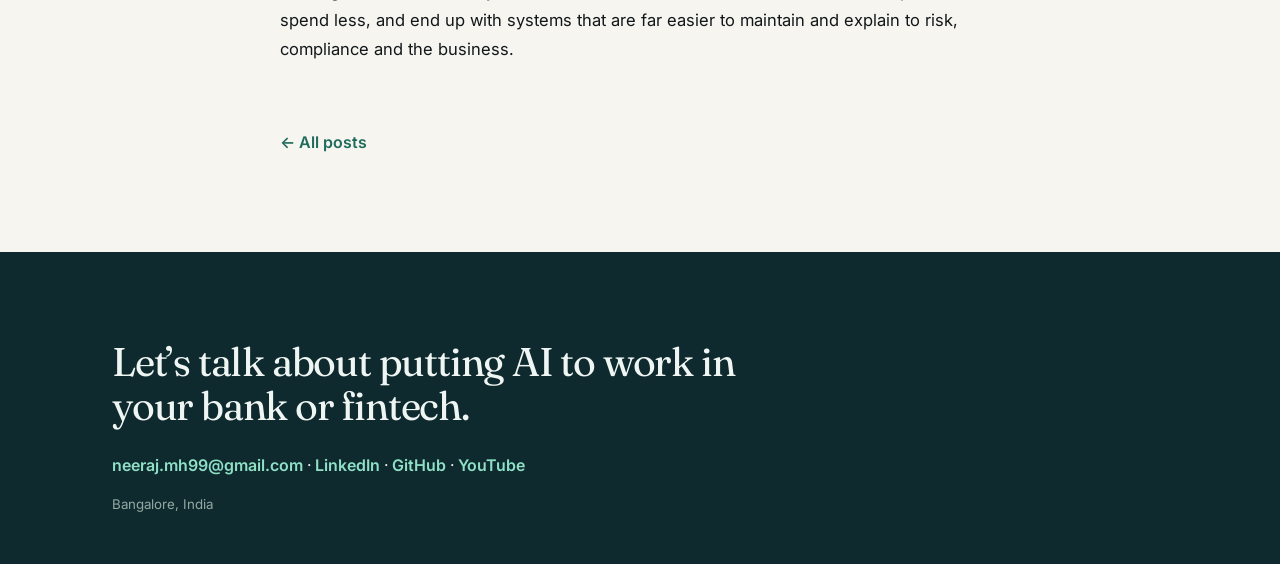
<file: blog/prompt-rag-or-fine-tune.html>
<!doctype html>
<html lang="en">
<head>
  <meta charset="utf-8">
  <meta name="viewport" content="width=device-width, initial-scale=1">
  <meta name="description" content="A practical decision framework for customising LLMs: start with prompt engineering, move to RAG when the model lacks knowledge, and fine-tune only when it lacks a skill or behaviour.">
  <meta property="og:title" content="Prompt, RAG or Fine-Tune? A Product Manager’s Decision Framework">
  <meta property="og:description" content="Start cheap, escalate on evidence: how to choose between prompting, retrieval-augmented generation and fine-tuning.">
  <meta property="og:type" content="article">
  <meta name="theme-color" content="#0f2a2e">
  <title>Prompt, RAG or Fine-Tune? | Neeraj Maheshwari</title>
  <link rel="preconnect" href="https://fonts.googleapis.com">
  <link rel="preconnect" href="https://fonts.gstatic.com" crossorigin>
  <link href="https://fonts.googleapis.com/css2?family=Fraunces:opsz,wght@9..144,400;9..144,500&family=Inter:wght@400;500;600;700&display=swap" rel="stylesheet">
  <link rel="stylesheet" href="../styles.css">
  <link rel="stylesheet" href="blog.css">
</head>
<body>
<header class="site-header">
  <div class="header-inner">
    <a class="name" href="../index.html">Neeraj Maheshwari</a>
    <nav aria-label="Main">
      <a href="../index.html#about">About</a>
      <a href="../index.html#impact">AI impact</a>
      <a href="index.html">Blog</a>
      <a href="../index.html#contact">Contact</a>
      <a href="https://github.com/Neeraj-Mh" target="_blank" rel="noreferrer">GitHub ↗</a>
      <a href="https://www.youtube.com/@neeraj155" target="_blank" rel="noreferrer">YouTube ↗</a>
    </nav>
  </div>
</header>

<main>
  <article class="post">
    <p class="label">LLM product strategy</p>
    <h1>Prompt, RAG or fine-tune? A decision framework for LLM products</h1>
    <p class="post-meta">Neeraj Maheshwari · 28 October 2026 · 7 min read</p>
    <p class="lead">Every team building on large language models eventually hits the same fork in the road: do we write a better prompt, wire up retrieval, or train the model? Picking the wrong branch burns weeks and budget. Here is the simple rule I use: start with the cheapest tool and escalate only when you have evidence it isn’t enough.</p>

    <h2>Think of it as a ladder, not a menu</h2>
    <p>Prompting, retrieval-augmented generation (RAG) and fine-tuning are often presented as three equal options. They aren’t. They sit on a ladder of rising cost, effort and maintenance burden. Each rung is worth climbing only after the one below has demonstrably failed against your quality bar.</p>
    <div class="table-wrap">
      <table class="compare">
        <thead><tr><th>Approach</th><th>What it fixes</th><th>Cost &amp; effort</th><th>Time to first result</th></tr></thead>
        <tbody>
          <tr><td><strong>Prompt engineering</strong></td><td>Unclear instructions, tone, output format</td><td>Lowest</td><td>Hours</td></tr>
          <tr><td><strong>RAG</strong></td><td>Missing, private or fresh knowledge</td><td>Medium: pipeline, index, retrieval quality</td><td>Days to weeks</td></tr>
          <tr><td><strong>Fine-tuning</strong></td><td>Missing skill, style or consistent behaviour</td><td>Highest: data curation, training, evals</td><td>Weeks</td></tr>
        </tbody>
      </table>
    </div>

    <h2>Rung 1: Prompt engineering</h2>
    <span class="stage">Always start here</span>
    <p>Before writing any retrieval code or labelling any training data, find out how far clear instructions can take you. Modern models already carry a lot of general capability; often they just need to be told exactly what you want. Prompting is the right tool for:</p>
    <ul>
      <li><strong>Persona and tone</strong>: “Respond as a mortgage operations analyst writing for a credit manager.”</li>
      <li><strong>Strict output formats</strong>: “Return only valid JSON matching this schema.”</li>
      <li><strong>Self-contained tasks</strong>: summarising, translating or classifying text that is already in the prompt.</li>
    </ul>
    <p>The question to ask: <em>could a smart generalist do this well if I briefed them properly?</em> If yes, invest in the brief. Few-shot examples, where you show the model two or three worked input–output pairs, are surprisingly powerful and frequently close the gap on their own.</p>
    <p>Move up a rung only when you have evidence, not a hunch. That evidence usually looks like one of two things:</p>
    <ul>
      <li><strong>Stubborn unreliability</strong>: even with good examples, a meaningful share of outputs still break the format or ignore instructions.</li>
      <li><strong>A knowledge wall</strong>: the model plainly says, or confidently invents, things it cannot know, such as your internal policies or last quarter’s numbers.</li>
    </ul>

    <h2>Rung 2: Retrieval-augmented generation</h2>
    <span class="stage">When the model doesn’t know enough</span>
    <p>If the model is capable of the task but lacks the facts, give it the facts at query time. RAG retrieves relevant passages from your own sources and places them in the context window alongside the question. It shines for:</p>
    <ul>
      <li><strong>Private or proprietary content</strong>: policy manuals, product documents, customer-specific records.</li>
      <li><strong>Information that changes</strong>: rates, procedures, news, anything newer than the model’s training cut-off.</li>
      <li><strong>Grounding and traceability</strong>: answers that cite their sources, which matters enormously in regulated industries.</li>
    </ul>
    <p>The question to ask: <em>is the failure caused by the model not knowing something?</em> If so, RAG is almost always the right first move. It is cheaper than training, you can update knowledge by re-indexing a document instead of retraining a model, and it reduces hallucination by anchoring answers in real text.</p>
    <div class="callout">
      <p><strong>From practice:</strong> in banking, an assistant that answers credit-policy questions is a textbook RAG use case. Policies change, auditors want to see where an answer came from, and you never want a model “remembering” a superseded rule baked into its weights.</p>
    </div>
    <p>RAG has a ceiling too. You know you have hit it when retrieval is clearly working, meaning the right context is in front of the model, yet the output is still wrong. Imagine feeding it the exact clause from a complex legal agreement and getting back a summary that is too casual and misses the nuance a specialist would catch. That is no longer a knowledge problem. It is a skill problem.</p>

    <h2>Rung 3: Fine-tuning</h2>
    <span class="stage">When the model can’t do it well enough</span>
    <p>Fine-tuning continues training a pre-trained model on a curated, task-specific dataset, adjusting its parameters so it behaves the way you need. It is the most powerful rung and the most expensive one, so reach for it only after prompting and RAG have been genuinely exhausted. It earns its place when you need:</p>
    <ul>
      <li><strong>A complex, consistent skill</strong>: a distinctive brand voice, a domain’s specialised vocabulary, or a multi-step reasoning pattern the model doesn’t follow reliably.</li>
      <li><strong>Near-perfect reliability on a narrow task</strong>: extraction or classification that has to be right almost every single time.</li>
      <li><strong>Efficiency</strong>: teaching a smaller, cheaper model to match a larger one on one specific job, cutting latency and serving costs.</li>
    </ul>
    <p>The question to ask: <em>does the model fail even when it has all the right information?</em> If yes, you are changing <em>behaviour</em>, not adding <em>knowledge</em>, and that is what fine-tuning is for. A common mistake is to fine-tune in order to teach facts. It is costly, the facts go stale, and RAG does that job better.</p>
    <p>The good news is that fine-tuning is far more accessible than it used to be. Parameter-efficient fine-tuning (PEFT) methods such as LoRA (low-rank adaptation) train a small set of added weights, often under 1% of the model’s total, instead of retraining everything. That brings cost and hardware needs down to a level most teams can afford.</p>

    <h2>The decision flow on one page</h2>
    <figure>
      <svg viewBox="0 0 640 490" role="img" aria-labelledby="fc-title">
        <title id="fc-title">Flowchart: try prompting first; if the gap is knowledge, add RAG; if it is skill or behaviour, fine-tune; otherwise rethink whether an LLM fits.</title>
        <defs>
          <marker id="arr" viewBox="0 0 10 10" refX="9" refY="5" markerWidth="7" markerHeight="7" orient="auto-start-reverse"><path class="fc-arrow" d="M0,0 L10,5 L0,10 z"/></marker>
        </defs>
        <rect class="fc-box" x="70" y="10" width="240" height="44" rx="10"/>
        <text class="fc-text" x="190" y="37" text-anchor="middle">New LLM use case</text>

        <rect class="fc-q" x="20" y="90" width="340" height="56" rx="10"/>
        <text class="fc-text" x="190" y="114" text-anchor="middle">Can a sharper prompt + few-shot</text>
        <text class="fc-text" x="190" y="132" text-anchor="middle">examples meet the quality bar?</text>

        <rect class="fc-go" x="400" y="90" width="220" height="56" rx="10"/>
        <text class="fc-text" x="510" y="114" text-anchor="middle">Ship it</text>
        <text class="fc-text" x="510" y="132" text-anchor="middle">then monitor &amp; refine</text>

        <rect class="fc-q" x="20" y="200" width="340" height="56" rx="10"/>
        <text class="fc-text" x="190" y="224" text-anchor="middle">Is the model missing knowledge</text>
        <text class="fc-text" x="190" y="242" text-anchor="middle">(private, recent or specific facts)?</text>

        <rect class="fc-go" x="400" y="200" width="220" height="56" rx="10"/>
        <text class="fc-text" x="510" y="224" text-anchor="middle">Add RAG</text>
        <text class="fc-text" x="510" y="242" text-anchor="middle">Did it close the gap?</text>

        <rect class="fc-q" x="20" y="320" width="340" height="56" rx="10"/>
        <text class="fc-text" x="190" y="344" text-anchor="middle">Is it a skill, style or</text>
        <text class="fc-text" x="190" y="362" text-anchor="middle">behaviour gap?</text>

        <rect class="fc-go" x="400" y="320" width="220" height="56" rx="10"/>
        <text class="fc-text" x="510" y="344" text-anchor="middle">Fine-tune</text>
        <text class="fc-text" x="510" y="362" text-anchor="middle">(PEFT / LoRA)</text>

        <rect class="fc-box" x="20" y="420" width="340" height="56" rx="10"/>
        <text class="fc-text" x="190" y="444" text-anchor="middle">Step back: reframe the problem.</text>
        <text class="fc-text" x="190" y="462" text-anchor="middle">Is an LLM the right tool?</text>

        <path class="fc-line" d="M190 54 V88" marker-end="url(#arr)"/>
        <path class="fc-line" d="M360 118 H398" marker-end="url(#arr)"/><text class="fc-small" x="365" y="110">YES</text>
        <path class="fc-line" d="M190 146 V198" marker-end="url(#arr)"/><text class="fc-small" x="198" y="178">NO</text>
        <path class="fc-line" d="M360 228 H398" marker-end="url(#arr)"/><text class="fc-small" x="365" y="220">YES</text>
        <path class="fc-line" d="M510 200 V148" marker-end="url(#arr)"/><text class="fc-small" x="518" y="180">YES</text>
        <path class="fc-line" d="M510 256 V290 H190"/><text class="fc-small" x="518" y="280">NO</text>
        <path class="fc-line" d="M190 256 V318" marker-end="url(#arr)"/><text class="fc-small" x="198" y="282">NO</text>
        <path class="fc-line" d="M360 348 H398" marker-end="url(#arr)"/><text class="fc-small" x="365" y="340">YES</text>
        <path class="fc-line" d="M190 376 V418" marker-end="url(#arr)"/><text class="fc-small" x="198" y="402">NO</text>
      </svg>
      <figcaption>Climb only as high as the evidence forces you to.</figcaption>
    </figure>

    <h2>What this means for product managers</h2>
    <ul>
      <li><strong>Define the quality bar first.</strong> “Good enough” has to be measurable, with an eval set and a target, or you can’t tell when a rung has failed.</li>
      <li><strong>Diagnose before you build.</strong> Separate “doesn’t know” from “can’t do”. They lead to completely different solutions and budgets.</li>
      <li><strong>The rungs combine.</strong> Production systems often use all three: a fine-tuned model, fed by RAG, steered by a carefully engineered prompt.</li>
      <li><strong>Factor in maintenance, not just build cost.</strong> A prompt is edited in minutes and an index is refreshed in hours, but a fine-tuned model needs retraining, re-evaluation and governance every time things change.</li>
    </ul>

    <h2>The takeaway</h2>
    <p>Treat LLM customisation as an escalation path: prompt first, retrieve when knowledge is missing, and fine-tune only when behaviour is. Teams that follow this order ship sooner, spend less, and end up with systems that are far easier to maintain and explain to risk, compliance and the business.</p>

    <a class="back" href="index.html">← All posts</a>
  </article>
</main>

<footer id="contact">
  <div class="footer-inner">
    <h2>Let’s talk about putting AI to work in your bank or fintech.</h2>
    <p><a href="mailto:neeraj.mh99@gmail.com">neeraj.mh99@gmail.com</a> · <a href="https://www.linkedin.com/in/neeraj-maheshwari-5aa76918" target="_blank" rel="noreferrer">LinkedIn</a> · <a href="https://github.com/Neeraj-Mh" target="_blank" rel="noreferrer">GitHub</a> · <a href="https://www.youtube.com/@neeraj155" target="_blank" rel="noreferrer">YouTube</a></p>
    <small>Bangalore, India</small>
  </div>
</footer>
</body>
</html>
</file>
<file: styles.css>
:root {
  --bg: #f6f5f0;
  --surface: #ffffff;
  --surface-alt: #e9efec;
  --ink: #12181a;
  --muted: #5d6764;
  --line: #dcdfd8;
  --accent: #1f6b5c;
  --accent-soft: #d6e8e1;
  --dark: #0f2a2e;
  --on-dark: #eef5f2;
  --serif: "Fraunces", Georgia, serif;
  --sans: "Inter", system-ui, -apple-system, "Segoe UI", Arial, sans-serif;
}

@media (prefers-color-scheme: dark) {
  :root {
    --bg: #0d1415;
    --surface: #142022;
    --surface-alt: #172628;
    --ink: #e8efec;
    --muted: #9aa9a5;
    --line: #253538;
    --accent: #6fcfb3;
    --accent-soft: #1d3a36;
    --dark: #081011;
  }
}

* { box-sizing: border-box; }
html { scroll-behavior: smooth; scroll-padding-top: 80px; }
body { margin: 0; background: var(--bg); color: var(--ink); font: 16px/1.65 var(--sans); -webkit-font-smoothing: antialiased; }
a { color: inherit; }

/* Header */
.site-header { position: sticky; top: 0; z-index: 10; background: color-mix(in srgb, var(--bg) 88%, transparent); backdrop-filter: blur(10px); border-bottom: 1px solid var(--line); }
.header-inner, main, .footer-inner { max-width: 1120px; margin: 0 auto; padding: 0 32px; }
.header-inner { min-height: 68px; display: flex; align-items: center; justify-content: space-between; gap: 24px; }
.name { text-decoration: none; font-weight: 700; letter-spacing: -.02em; }
nav { display: flex; gap: 22px; flex-wrap: wrap; }
nav a { color: var(--muted); text-decoration: none; font-size: .88rem; font-weight: 500; }
nav a:hover { color: var(--accent); }

/* Sections */
main section { padding: 88px 0; border-bottom: 1px solid var(--line); }
.section-head { display: flex; align-items: baseline; gap: 16px; margin-bottom: 32px; }
.kicker { margin: 0; font-size: .78rem; font-weight: 700; color: var(--accent); letter-spacing: .08em; }
h1, h2 { font-family: var(--serif); font-weight: 400; letter-spacing: -.03em; }
h2 { font-size: clamp(1.9rem, 3.4vw, 2.5rem); line-height: 1.1; margin: 0; }
h3 { font-size: 1.02rem; line-height: 1.35; margin: 0 0 8px; }
.label, .card-tag { text-transform: uppercase; letter-spacing: .1em; font-size: .7rem; font-weight: 700; color: var(--accent); margin: 0 0 18px; }
.card-tag { margin-bottom: 10px; }

/* Hero */
.hero { display: grid; grid-template-columns: 1.4fr .8fr; gap: 64px; align-items: center; padding: 96px 0 72px; border-bottom: 0; }
.hero h1 { font-size: clamp(2.6rem, 5.4vw, 4.4rem); line-height: 1.02; margin: 0; }
.hero h1 em { font-style: italic; color: var(--accent); }
.lead { max-width: 600px; font-size: 1.15rem; line-height: 1.6; color: var(--muted); margin: 28px 0 32px; }
.cta-row { display: flex; flex-wrap: wrap; align-items: center; gap: 12px 14px; }
.button { display: inline-block; background: var(--ink); color: var(--bg); padding: 12px 20px; text-decoration: none; font-size: .9rem; font-weight: 600; border-radius: 999px; border: 1px solid var(--ink); transition: transform .15s ease, background .15s ease; }
.button:hover { transform: translateY(-1px); background: var(--accent); border-color: var(--accent); }
.button-ghost { background: transparent; color: var(--ink); }
.button-ghost:hover { color: var(--bg); }
.plain-link { margin-left: 6px; font-weight: 600; text-decoration: none; font-size: .9rem; }
.plain-link:hover { color: var(--accent); }
.portrait-wrap { aspect-ratio: 1; border-radius: 28px; overflow: hidden; background: var(--surface-alt); box-shadow: 0 30px 60px -30px rgba(15, 42, 46, .45); }
.portrait { width: 100%; height: 100%; object-fit: cover; display: block; }

/* Stats */
.stats { display: grid; grid-template-columns: repeat(4, 1fr); gap: 0; padding: 0; border: 1px solid var(--line); border-radius: 20px; background: var(--surface); margin-bottom: 0; overflow: hidden; }
.stats div { padding: 26px 24px; border-left: 1px solid var(--line); }
.stats div:first-child { border-left: 0; }
.stats strong { display: block; font-family: var(--serif); font-weight: 500; font-size: 2.3rem; line-height: 1; color: var(--accent); margin-bottom: 8px; }
.stats span { font-size: .86rem; color: var(--muted); }
main section.stats { border-bottom: 1px solid var(--line); }

/* About */
.prose { display: grid; grid-template-columns: 1fr 1fr; gap: 32px; }
.prose p { margin: 0; color: var(--muted); font-size: 1.02rem; }

/* Impact */
.impact-grid { display: grid; grid-template-columns: repeat(3, 1fr); gap: 18px; }
.impact-card { background: var(--surface); border: 1px solid var(--line); border-radius: 18px; padding: 28px; display: flex; flex-direction: column; }
.impact-card h3 { font-size: 1.2rem; }
.impact-card p { margin: 0; color: var(--muted); font-size: .94rem; }
.impact-card .card-tag { color: var(--accent); }
.impact-card .metric { margin-top: auto; padding-top: 18px; color: var(--accent); font-weight: 700; font-size: .95rem; }

/* Approach */
.steps { list-style: none; padding: 0; margin: 0; display: grid; grid-template-columns: repeat(5, 1fr); gap: 16px; counter-reset: step; }
.steps li { counter-increment: step; background: var(--surface); border: 1px solid var(--line); border-radius: 16px; padding: 22px 20px; }
.steps li::before { content: counter(step, decimal-leading-zero); display: block; font-family: var(--serif); font-size: 1.6rem; color: var(--accent); margin-bottom: 10px; }
.steps p { margin: 0; font-size: .88rem; color: var(--muted); }

/* Domains */
.domain-grid { display: grid; grid-template-columns: repeat(3, 1fr); gap: 36px 32px; }
.domain-grid div { border-top: 2px solid var(--accent); padding-top: 16px; }
.domain-grid p { margin: 0; font-size: .9rem; color: var(--muted); }

/* Experience */
.job { display: grid; grid-template-columns: 180px 1fr; gap: 28px; padding: 28px 0; border-top: 1px solid var(--line); }
.date { font-size: .84rem; color: var(--muted); margin: 2px 0 0; font-variant-numeric: tabular-nums; }
.job h3 { font-size: 1.1rem; }
.company { color: var(--accent); font-size: .9rem; font-weight: 500; margin: 0 0 12px; }
.job p:last-child { margin-bottom: 0; color: var(--muted); font-size: .93rem; }
.job ul { margin: 0; padding-left: 18px; font-size: .92rem; color: var(--muted); }
.job li { margin-bottom: 6px; }
.job li::marker { color: var(--accent); }

/* Work library */
.intro-text { max-width: 720px; color: var(--muted); margin: 0 0 12px; }
.sub-head { margin: 36px 0 16px; font-size: .78rem; text-transform: uppercase; letter-spacing: .1em; color: var(--muted); }
.card-list { display: grid; grid-template-columns: repeat(2, minmax(0, 1fr)); gap: 16px; }
.document { display: flex; flex-direction: column; gap: 6px; background: var(--surface); border: 1px solid var(--line); border-radius: 16px; padding: 22px; text-decoration: none; color: var(--ink); transition: border-color .15s ease, transform .15s ease; }
.document:hover { border-color: var(--accent); transform: translateY(-2px); }
.document small { color: var(--accent); text-transform: uppercase; font-size: .68rem; font-weight: 700; letter-spacing: .08em; }
.document strong { font-size: 1.02rem; line-height: 1.35; }
.document span { font-size: .86rem; color: var(--muted); white-space: pre-line; }
.document em { margin-top: auto; padding-top: 8px; font-style: normal; font-size: .84rem; font-weight: 600; color: var(--accent); }
.note { font-size: .86rem; color: var(--muted); }

/* Skills & education */
.tags { display: flex; flex-wrap: wrap; gap: 10px; padding: 0; margin: 0 0 40px; list-style: none; }
.tags li { background: var(--accent-soft); color: var(--ink); padding: 7px 14px; border-radius: 999px; font-size: .85rem; font-weight: 500; }
.edu-grid { display: grid; grid-template-columns: repeat(3, 1fr); gap: 18px; }
.edu-grid div { background: var(--surface); border: 1px solid var(--line); border-radius: 16px; padding: 22px; }
.edu-grid p:last-child { margin: 0; color: var(--muted); font-size: .9rem; }

/* Footer */
footer { background: var(--dark); color: var(--on-dark); padding: 88px 0 48px; }
footer h2 { max-width: 640px; margin-bottom: 24px; }
footer p { margin: 0 0 12px; }
footer a { color: #8ee0c6; font-weight: 600; text-decoration: none; }
footer a:hover { text-decoration: underline; }
footer small { color: #93a8a3; }

@media (max-width: 900px) {
  .impact-grid, .steps { grid-template-columns: 1fr 1fr; }
  .domain-grid, .edu-grid { grid-template-columns: 1fr 1fr; }
  .stats { grid-template-columns: 1fr 1fr; }
  .stats div:nth-child(3) { border-left: 0; }
  .stats div:nth-child(n+3) { border-top: 1px solid var(--line); }
}

@media (max-width: 700px) {
  .header-inner, main, .footer-inner { padding: 0 16px; }
  .header-inner { display: block; padding-top: 14px; padding-bottom: 12px; }
  nav { margin-top: 8px; gap: 8px 14px; }
  .hero { grid-template-columns: 1fr; gap: 36px; padding: 48px 0; }
  .portrait-wrap { max-width: 320px; }
  main section { padding: 60px 0; }
  .prose, .impact-grid, .steps, .domain-grid, .card-list, .edu-grid { grid-template-columns: 1fr; }
  .job { grid-template-columns: 1fr; gap: 6px; }
  .stats span { font-size: .8rem; }
  .stats strong { font-size: 1.9rem; }
}

@media (prefers-reduced-motion: reduce) {
  html { scroll-behavior: auto; }
  .button, .document { transition: none; }
}

/* Requirement documents show a one-line preview */
.document-compact { min-width: 0; }
.document-compact span { white-space: nowrap; overflow: hidden; text-overflow: ellipsis; }

.inline-link { color: var(--accent); font-weight: 600; text-decoration: none; }
.inline-link:hover { text-decoration: underline; }
</file>
<file: blog/blog.css>
/* Blog styles — builds on ../styles.css tokens */
.post, .blog-index { max-width: 720px; margin: 0 auto; padding: 72px 0 96px; }
.post-meta { color: var(--muted); font-size: .88rem; margin: 0 0 8px; }
.post h1, .blog-index h1 { font-size: clamp(2.2rem, 4.6vw, 3.4rem); line-height: 1.05; margin: 0 0 20px; }
.post .lead { margin: 0 0 40px; }
.post h2 { font-size: clamp(1.5rem, 2.8vw, 1.9rem); margin: 56px 0 16px; }
.post h3 { font-size: 1.12rem; margin: 32px 0 10px; }
.post p, .post li { font-size: 1.04rem; line-height: 1.75; }
.post ul { padding-left: 20px; }
.post li { margin-bottom: 8px; }
.post li::marker { color: var(--accent); }
.post code { font-size: .92em; background: var(--surface-alt); padding: 2px 6px; border-radius: 6px; }
.callout { background: var(--accent-soft); border-left: 3px solid var(--accent); border-radius: 0 14px 14px 0; padding: 18px 22px; margin: 28px 0; }
.callout p { margin: 0; }
.stage { display: inline-block; font-size: .72rem; font-weight: 700; letter-spacing: .1em; text-transform: uppercase; color: var(--accent); margin-bottom: 4px; }
.compare { width: 100%; border-collapse: collapse; margin: 24px 0; font-size: .93rem; }
.compare th, .compare td { text-align: left; padding: 12px 10px; border-bottom: 1px solid var(--line); vertical-align: top; }
.compare th { font-size: .74rem; text-transform: uppercase; letter-spacing: .08em; color: var(--muted); }
.table-wrap { overflow-x: auto; }
figure { margin: 32px 0; }
figure svg { width: 100%; height: auto; display: block; }
figcaption { text-align: center; font-size: .85rem; color: var(--muted); margin-top: 10px; }
.fc-box { fill: var(--surface); stroke: var(--line); stroke-width: 1.5; }
.fc-q { fill: var(--surface-alt); stroke: var(--accent); stroke-width: 1.5; }
.fc-go { fill: var(--accent-soft); stroke: var(--accent); stroke-width: 1.5; }
.fc-text { fill: var(--ink); font: 600 13px var(--sans); }
.fc-small { fill: var(--muted); font: 600 11px var(--sans); letter-spacing: .06em; }
.fc-line { stroke: var(--muted); stroke-width: 1.5; fill: none; }
.fc-arrow { fill: var(--muted); }
.back { display: inline-block; margin-top: 48px; font-weight: 600; text-decoration: none; color: var(--accent); }
.post-list { list-style: none; padding: 0; margin: 32px 0 0; display: grid; gap: 16px; }
@media (max-width: 700px) {
  .post, .blog-index { padding: 40px 0 64px; }
}
</file>
